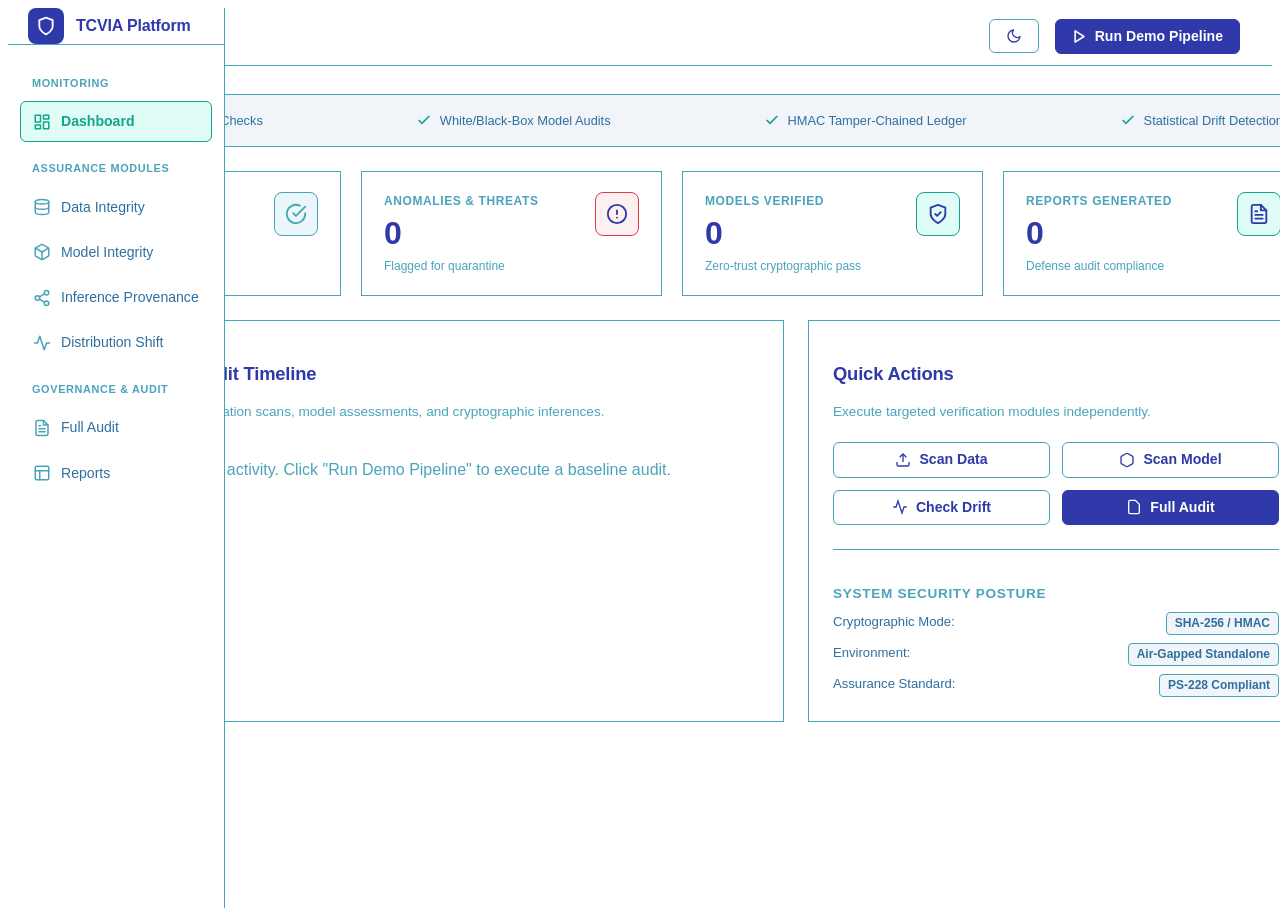
<file: prototype/demo/frontend-demo/index.html>
<!DOCTYPE html>
<html lang="en">
<head>
    <meta charset="UTF-8">
    <meta name="viewport" content="width=device-width, initial-scale=1.0">
    <title>TCVIA Framework — Trustworthy CV Integrity Assurance</title>
    <link rel="stylesheet" href="./static/css/style.css">
</head>
<body>
    <div class="layout">
        <!-- Sidebar Navigation -->
        <aside class="sidebar">
            <div class="logo">
                <div class="logo-icon-wrap">
                    <svg viewBox="0 0 24 24" width="20" height="20" fill="none" stroke="currentColor" stroke-width="2.2" stroke-linecap="round" stroke-linejoin="round">
                        <path d="M12 22s8-4 8-10V5l-8-3-8 3v7c0 6 8 10 8 10z"></path>
                    </svg>
                </div>
                <div class="logo-text-group">
                    <span class="logo-title">TCVIA Platform</span>
                </div>
            </div>

            <nav class="nav-menu">
                <div class="nav-section-label">Monitoring</div>
                <a href="#dashboard" class="nav-item active" id="nav-dashboard">
                    <svg viewBox="0 0 24 24" width="18" height="18" fill="none" stroke="currentColor" stroke-width="2" stroke-linecap="round" stroke-linejoin="round">
                        <rect x="3" y="3" width="7" height="9"></rect>
                        <rect x="14" y="3" width="7" height="5"></rect>
                        <rect x="14" y="12" width="7" height="9"></rect>
                        <rect x="3" y="16" width="7" height="5"></rect>
                    </svg>
                    <span>Dashboard</span>
                </a>

                <div class="nav-section-label">Assurance Modules</div>
                <a href="#data-integrity" class="nav-item" id="nav-data-integrity">
                    <svg viewBox="0 0 24 24" width="18" height="18" fill="none" stroke="currentColor" stroke-width="2" stroke-linecap="round" stroke-linejoin="round">
                        <ellipse cx="12" cy="5" rx="9" ry="3"></ellipse>
                        <path d="M21 12c0 1.66-4 3-9 3s-9-1.34-9-3"></path>
                        <path d="M3 5v14c0 1.66 4 3 9 3s9-1.34 9-3V5"></path>
                    </svg>
                    <span>Data Integrity</span>
                </a>
                <a href="#model-integrity" class="nav-item" id="nav-model-integrity">
                    <svg viewBox="0 0 24 24" width="18" height="18" fill="none" stroke="currentColor" stroke-width="2" stroke-linecap="round" stroke-linejoin="round">
                        <path d="M21 16V8a2 2 0 0 0-1-1.73l-7-4a2 2 0 0 0-2 0l-7 4A2 2 0 0 0 3 8v8a2 2 0 0 0 1 1.73l7 4a2 2 0 0 0 2 0l7-4A2 2 0 0 0 21 16z"></path>
                        <polyline points="3.27 6.96 12 12.01 20.73 6.96"></polyline>
                        <line x1="12" y1="22.08" x2="12" y2="12"></line>
                    </svg>
                    <span>Model Integrity</span>
                </a>
                <a href="#inference-provenance" class="nav-item" id="nav-inference-provenance">
                    <svg viewBox="0 0 24 24" width="18" height="18" fill="none" stroke="currentColor" stroke-width="2" stroke-linecap="round" stroke-linejoin="round">
                        <circle cx="18" cy="5" r="3"></circle>
                        <circle cx="6" cy="12" r="3"></circle>
                        <circle cx="18" cy="19" r="3"></circle>
                        <line x1="8.59" y1="13.51" x2="15.42" y2="17.49"></line>
                        <line x1="15.41" y1="6.51" x2="8.59" y2="10.49"></line>
                    </svg>
                    <span>Inference Provenance</span>
                </a>
                <a href="#distribution-shift" class="nav-item" id="nav-distribution-shift">
                    <svg viewBox="0 0 24 24" width="18" height="18" fill="none" stroke="currentColor" stroke-width="2" stroke-linecap="round" stroke-linejoin="round">
                        <polyline points="22 12 18 12 15 21 9 3 6 12 2 12"></polyline>
                    </svg>
                    <span>Distribution Shift</span>
                </a>

                <div class="nav-section-label">Governance & Audit</div>
                <a href="#full-audit" class="nav-item" id="nav-full-audit">
                    <svg viewBox="0 0 24 24" width="18" height="18" fill="none" stroke="currentColor" stroke-width="2" stroke-linecap="round" stroke-linejoin="round">
                        <path d="M14 2H6a2 2 0 0 0-2 2v16a2 2 0 0 0 2 2h12a2 2 0 0 0 2-2V8z"></path>
                        <polyline points="14 2 14 8 20 8"></polyline>
                        <line x1="16" y1="13" x2="8" y2="13"></line>
                        <line x1="16" y1="17" x2="8" y2="17"></line>
                        <polyline points="10 9 9 9 8 9"></polyline>
                    </svg>
                    <span>Full Audit</span>
                </a>
                <a href="#reports" class="nav-item" id="nav-reports">
                    <svg viewBox="0 0 24 24" width="18" height="18" fill="none" stroke="currentColor" stroke-width="2" stroke-linecap="round" stroke-linejoin="round">
                        <rect x="3" y="3" width="18" height="18" rx="2" ry="2"></rect>
                        <line x1="3" y1="9" x2="21" y2="9"></line>
                        <line x1="9" y1="21" x2="9" y2="9"></line>
                    </svg>
                    <span>Reports</span>
                </a>

            </nav>
        </aside>

        <!-- Main Workspace -->
        <main class="main-content">
            <header class="topbar">
                <div class="topbar-breadcrumbs">
                    <button id="sidebar-toggle" class="btn btn-icon" style="margin-right: 12px; background: transparent; border: none; cursor: pointer; color: var(--text-secondary); padding: 4px;">
                        <svg viewBox="0 0 24 24" width="20" height="20" fill="none" stroke="currentColor" stroke-width="2" stroke-linecap="round" stroke-linejoin="round">
                            <line x1="3" y1="12" x2="21" y2="12"></line>
                            <line x1="3" y1="6" x2="21" y2="6"></line>
                            <line x1="3" y1="18" x2="21" y2="18"></line>
                        </svg>
                    </button>
                    <h1 id="page-title">Dashboard</h1>
                </div>
                <div class="topbar-actions">
                    <button class="btn btn-outline" id="theme-toggle" title="Toggle Dark Mode">
                        <svg class="sun-icon" viewBox="0 0 24 24" width="16" height="16" fill="none" stroke="currentColor" stroke-width="2" stroke-linecap="round" stroke-linejoin="round" style="display: none;">
                            <circle cx="12" cy="12" r="5"></circle>
                            <line x1="12" y1="1" x2="12" y2="3"></line>
                            <line x1="12" y1="21" x2="12" y2="23"></line>
                            <line x1="4.22" y1="4.22" x2="5.64" y2="5.64"></line>
                            <line x1="18.36" y1="18.36" x2="19.78" y2="19.78"></line>
                            <line x1="1" y1="12" x2="3" y2="12"></line>
                            <line x1="21" y1="12" x2="23" y2="12"></line>
                            <line x1="4.22" y1="19.78" x2="5.64" y2="18.36"></line>
                            <line x1="18.36" y1="5.64" x2="19.78" y2="4.22"></line>
                        </svg>
                        <svg class="moon-icon" viewBox="0 0 24 24" width="16" height="16" fill="none" stroke="currentColor" stroke-width="2" stroke-linecap="round" stroke-linejoin="round">
                            <path d="M21 12.79A9 9 0 1 1 11.21 3 7 7 0 0 0 21 12.79z"></path>
                        </svg>
                    </button>
                    <button class="btn btn-primary" id="btn-run-demo">
                        <svg viewBox="0 0 24 24" width="15" height="15" fill="none" stroke="currentColor" stroke-width="2.5" stroke-linecap="round" stroke-linejoin="round">
                            <polygon points="5 3 19 12 5 21 5 3"></polygon>
                        </svg>
                        <span>Run Demo Pipeline</span>
                    </button>
                </div>
            </header>

            <div class="page-container">
                <!-- ========================================================= -->
                <!-- DASHBOARD PAGE -->
                <!-- ========================================================= -->
                <div class="page active" id="page-dashboard">
                    <!-- Framework Technical Guarantees Bar -->
                    <div class="system-guarantees">
                        <div class="guarantee-item">
                            <svg viewBox="0 0 24 24" width="16" height="16" fill="none" stroke="currentColor" stroke-width="2.5"><polyline points="20 6 9 17 4 12"></polyline></svg>
                            <span>Data-Centric Poisoning Checks</span>
                        </div>
                        <div class="guarantee-item">
                            <svg viewBox="0 0 24 24" width="16" height="16" fill="none" stroke="currentColor" stroke-width="2.5"><polyline points="20 6 9 17 4 12"></polyline></svg>
                            <span>White/Black-Box Model Audits</span>
                        </div>
                        <div class="guarantee-item">
                            <svg viewBox="0 0 24 24" width="16" height="16" fill="none" stroke="currentColor" stroke-width="2.5"><polyline points="20 6 9 17 4 12"></polyline></svg>
                            <span>HMAC Tamper-Chained Ledger</span>
                        </div>
                        <div class="guarantee-item">
                            <svg viewBox="0 0 24 24" width="16" height="16" fill="none" stroke="currentColor" stroke-width="2.5"><polyline points="20 6 9 17 4 12"></polyline></svg>
                            <span>Statistical Drift Detection</span>
                        </div>
                    </div>

                    <!-- KPI Metric Cards -->
                    <div class="stats-grid">
                        <div class="stat-card">
                            <div class="stat-details">
                                <div class="stat-label">Total Pipeline Scans</div>
                                <div class="stat-value" id="stat-scans">0</div>
                                <div class="stat-subtext">Verified datasets & models</div>
                            </div>
                            <div class="stat-icon text-info">
                                <svg viewBox="0 0 24 24" width="22" height="22" fill="none" stroke="currentColor" stroke-width="2" stroke-linecap="round" stroke-linejoin="round">
                                    <path d="M22 11.08V12a10 10 0 1 1-5.93-9.14"></path>
                                    <polyline points="22 4 12 14.01 9 11.01"></polyline>
                                </svg>
                            </div>
                        </div>

                        <div class="stat-card">
                            <div class="stat-details">
                                <div class="stat-label">Anomalies & Threats</div>
                                <div class="stat-value" id="stat-threats">0</div>
                                <div class="stat-subtext">Flagged for quarantine</div>
                            </div>
                            <div class="stat-icon text-error">
                                <svg viewBox="0 0 24 24" width="22" height="22" fill="none" stroke="currentColor" stroke-width="2" stroke-linecap="round" stroke-linejoin="round">
                                    <circle cx="12" cy="12" r="10"></circle>
                                    <line x1="12" y1="8" x2="12" y2="12"></line>
                                    <line x1="12" y1="16" x2="12.01" y2="16"></line>
                                </svg>
                            </div>
                        </div>

                        <div class="stat-card">
                            <div class="stat-details">
                                <div class="stat-label">Models Verified</div>
                                <div class="stat-value" id="stat-models">0</div>
                                <div class="stat-subtext">Zero-trust cryptographic pass</div>
                            </div>
                            <div class="stat-icon text-success">
                                <svg viewBox="0 0 24 24" width="22" height="22" fill="none" stroke="currentColor" stroke-width="2" stroke-linecap="round" stroke-linejoin="round">
                                    <path d="M12 22s8-4 8-10V5l-8-3-8 3v7c0 6 8 10 8 10z"></path>
                                    <polyline points="9 12 11 14 15 10"></polyline>
                                </svg>
                            </div>
                        </div>

                        <div class="stat-card">
                            <div class="stat-details">
                                <div class="stat-label">Reports Generated</div>
                                <div class="stat-value" id="stat-reports">0</div>
                                <div class="stat-subtext">Defense audit compliance</div>
                            </div>
                            <div class="stat-icon text-accent">
                                <svg viewBox="0 0 24 24" width="22" height="22" fill="none" stroke="currentColor" stroke-width="2" stroke-linecap="round" stroke-linejoin="round">
                                    <path d="M14 2H6a2 2 0 0 0-2 2v16a2 2 0 0 0 2 2h12a2 2 0 0 0 2-2V8z"></path>
                                    <polyline points="14 2 14 8 20 8"></polyline>
                                    <line x1="16" y1="13" x2="8" y2="13"></line>
                                    <line x1="16" y1="17" x2="8" y2="17"></line>
                                    <polyline points="10 9 9 9 8 9"></polyline>
                                </svg>
                            </div>
                        </div>
                    </div>
                    
                    <!-- Dashboard Activity & Actions -->
                    <div class="dashboard-content">
                        <div class="card recent-activity">
                            <h2>Cryptographic Audit Timeline</h2>
                            <p class="card-subtitle">Real-time log of data validation scans, model assessments, and cryptographic inferences.</p>
                            <ul class="activity-timeline" id="activity-timeline">
                                <li class="text-muted">No recent activity. Click "Run Demo Pipeline" to execute a baseline audit.</li>
                            </ul>
                        </div>

                        <div class="card quick-actions">
                            <h2>Quick Actions</h2>
                            <p class="card-subtitle">Execute targeted verification modules independently.</p>
                            <div class="quick-actions-grid">
                                <button class="btn btn-outline" onclick="app.navigate('data-integrity')">
                                    <svg viewBox="0 0 24 24" width="16" height="16" fill="none" stroke="currentColor" stroke-width="2"><path d="M21 15v4a2 2 0 0 1-2 2H5a2 2 0 0 1-2-2v-4"></path><polyline points="17 8 12 3 7 8"></polyline><line x1="12" y1="3" x2="12" y2="15"></line></svg>
                                    Scan Data
                                </button>
                                <button class="btn btn-outline" onclick="app.navigate('model-integrity')">
                                    <svg viewBox="0 0 24 24" width="16" height="16" fill="none" stroke="currentColor" stroke-width="2"><path d="M21 16V8a2 2 0 0 0-1-1.73l-7-4a2 2 0 0 0-2 0l-7 4A2 2 0 0 0 3 8v8a2 2 0 0 0 1 1.73l7 4a2 2 0 0 0 2 0l7-4A2 2 0 0 0 21 16z"></path></svg>
                                    Scan Model
                                </button>
                                <button class="btn btn-outline" onclick="app.navigate('distribution-shift')">
                                    <svg viewBox="0 0 24 24" width="16" height="16" fill="none" stroke="currentColor" stroke-width="2"><polyline points="22 12 18 12 15 21 9 3 6 12 2 12"></polyline></svg>
                                    Check Drift
                                </button>
                                <button class="btn btn-primary" onclick="app.navigate('full-audit')">
                                    <svg viewBox="0 0 24 24" width="16" height="16" fill="none" stroke="currentColor" stroke-width="2"><path d="M14 2H6a2 2 0 0 0-2 2v16a2 2 0 0 0 2 2h12a2 2 0 0 0 2-2V8z"></path></svg>
                                    Full Audit
                                </button>
                            </div>

                            <div style="margin-top: 24px; padding-top: 20px; border-top: 1px solid var(--border-color);">
                                <h3 style="font-size: 0.85rem; color: var(--text-muted); text-transform: uppercase; letter-spacing: 0.05em; margin-bottom: 8px;">System Security Posture</h3>
                                <div style="display: flex; flex-direction: column; gap: 8px; font-size: 0.82rem; color: var(--text-secondary);">
                                    <div style="display: flex; justify-content: space-between;">
                                        <span>Cryptographic Mode:</span>
                                        <span class="badge badge-neutral">SHA-256 / HMAC</span>
                                    </div>
                                    <div style="display: flex; justify-content: space-between;">
                                        <span>Environment:</span>
                                        <span class="badge badge-neutral">Air-Gapped Standalone</span>
                                    </div>
                                    <div style="display: flex; justify-content: space-between;">
                                        <span>Assurance Standard:</span>
                                        <span class="badge badge-neutral">PS-228 Compliant</span>
                                    </div>
                                </div>
                            </div>
                        </div>
                    </div>
                </div>

                <!-- ========================================================= -->
                <!-- DATA INTEGRITY PAGE -->
                <!-- ========================================================= -->
                <div class="page" id="page-data-integrity">
                    <div class="page-header">
                        <h2>Data Integrity</h2>
                    </div>

                    <div class="card">
                        <h2>Upload Dataset for Verification</h2>
                        <p class="card-subtitle">Drop your dataset files below, or click scan to evaluate the pre-loaded benchmark defense dataset.</p>
                        
                        <div class="upload-zone" id="data-upload-zone">
                            <svg viewBox="0 0 24 24" width="40" height="40" fill="none" stroke="currentColor" stroke-width="1.8" stroke-linecap="round" stroke-linejoin="round">
                                <path d="M21 15v4a2 2 0 0 1-2 2H5a2 2 0 0 1-2-2v-4"></path>
                                <polyline points="17 8 12 3 7 8"></polyline>
                                <line x1="12" y1="3" x2="12" y2="15"></line>
                            </svg>
                            <p>Drop COCO annotations or YOLO image dataset here, or click to browse</p>
                            <div class="upload-zone-hint">Supports .json, .txt, .jpg, .png (Leave empty to scan system test dataset)</div>
                            <input type="file" id="data-file" multiple hidden>
                        </div>

                        <div class="form-group mt-4">
                            <label>Annotation Schema Format</label>
                            <div class="radio-group">
                                <label><input type="radio" name="data-format" value="coco" checked> COCO Format (annotations.json)</label>
                                <label><input type="radio" name="data-format" value="yolo"> YOLO Format (normalized coords)</label>
                            </div>
                        </div>

                        <button class="btn btn-primary mt-4" id="btn-scan-data">
                            <svg viewBox="0 0 24 24" width="16" height="16" fill="none" stroke="currentColor" stroke-width="2"><path d="M22 11.08V12a10 10 0 1 1-5.93-9.14"></path><polyline points="22 4 12 14.01 9 11.01"></polyline></svg>
                            <span>Execute Data Scan</span>
                        </button>
                    </div>

                    <div class="card results-card hidden" id="data-results">
                        <h2>Data Verification Findings</h2>
                        <p class="card-subtitle">Automated severity classification, confidence metrics, and quarantine recommendations.</p>
                        <div class="summary-bar" id="data-summary"></div>
                        <div class="table-responsive">
                            <table class="table" id="data-table">
                                <thead>
                                    <tr>
                                        <th>Sample ID</th>
                                        <th>Finding Type</th>
                                        <th>Severity</th>
                                        <th>Confidence</th>
                                        <th>Evidence / Value</th>
                                        <th>Recommended Action</th>
                                    </tr>
                                </thead>
                                <tbody></tbody>
                            </table>
                        </div>
                    </div>
                </div>

                <!-- ========================================================= -->
                <!-- MODEL INTEGRITY PAGE -->
                <!-- ========================================================= -->
                <div class="page" id="page-model-integrity">
                    <div class="page-header">
                        <h2>Model Integrity</h2>
                    </div>

                    <div class="card">
                        <h2>Upload Model Checkpoint</h2>
                        <p class="card-subtitle">Inspect PyTorch (.pt, .pth) or ONNX model state dictionaries.</p>
                        
                        <div class="upload-zone" id="model-upload-zone">
                            <svg viewBox="0 0 24 24" width="40" height="40" fill="none" stroke="currentColor" stroke-width="1.8" stroke-linecap="round" stroke-linejoin="round">
                                <path d="M21 16V8a2 2 0 0 0-1-1.73l-7-4a2 2 0 0 0-2 0l-7 4A2 2 0 0 0 3 8v8a2 2 0 0 0 1 1.73l7 4a2 2 0 0 0 2 0l7-4A2 2 0 0 0 21 16z"></path>
                                <polyline points="3.27 6.96 12 12.01 20.73 6.96"></polyline>
                                <line x1="12" y1="22.08" x2="12" y2="12"></line>
                            </svg>
                            <p>Drop model weight file (.pt, .pth, .onnx) here</p>
                            <div class="upload-zone-hint">Leave empty to evaluate the pre-compiled reference model</div>
                            <input type="file" id="model-file" hidden>
                        </div>

                        <div class="form-group mt-4">
                            <label>Inspection Depth Mode</label>
                            <div class="toggle-switch">
                                <input type="checkbox" id="model-access-mode" class="toggle-input">
                                <label for="model-access-mode" class="toggle-label" data-on="Black-Box" data-off="White-Box"></label>
                            </div>
                        </div>

                        <button class="btn btn-primary mt-4" id="btn-scan-model">
                            <svg viewBox="0 0 24 24" width="16" height="16" fill="none" stroke="currentColor" stroke-width="2"><path d="M12 22s8-4 8-10V5l-8-3-8 3v7c0 6 8 10 8 10z"></path></svg>
                            <span>Assess Model Integrity</span>
                        </button>
                    </div>

                    <div class="model-results-grid hidden" id="model-results">
                        <div class="card">
                            <h3>Cryptographic Identity</h3>
                            <div class="monospace-box" id="model-digest"></div>
                            <div style="margin-top: 14px;">
                                <span class="badge badge-lg" id="model-assessment"></span>
                            </div>
                        </div>

                        <div class="card">
                            <h3>Behavioral Profile</h3>
                            <div id="model-behavior"></div>
                        </div>

                        <div class="card full-width">
                            <h3>Weight Distribution & Sparsity Analysis</h3>
                            <p class="card-subtitle">Examines layer-wise weight distributions to flag stealthy zero-weight backdoors or parameter corruption.</p>
                            <div class="weight-stats" id="model-weights"></div>
                        </div>
                    </div>
                </div>

                <!-- ========================================================= -->
                <!-- INFERENCE PROVENANCE PAGE -->
                <!-- ========================================================= -->
                <div class="page" id="page-inference-provenance">
                    <div class="page-header">
                        <h2>Inference Provenance</h2>
                    </div>

                    <div class="card">
                        <div class="flex-between">
                            <div>
                                <h2>Provenance Ledger</h2>
                                <p class="card-subtitle" style="margin-bottom:0">Chained hash records with HMAC-SHA256 signatures guarantee non-repudiation.</p>
                            </div>
                            <div style="display:flex;gap:10px;">
                                <button class="btn btn-outline" id="btn-verify-chain">
                                    <svg viewBox="0 0 24 24" width="16" height="16" fill="none" stroke="currentColor" stroke-width="2"><polyline points="20 6 9 17 4 12"></polyline></svg>
                                    <span>Verify Chain</span>
                                </button>
                                <button class="btn btn-primary" id="btn-create-inference">
                                    <svg viewBox="0 0 24 24" width="16" height="16" fill="none" stroke="currentColor" stroke-width="2"><line x1="12" y1="5" x2="12" y2="19"></line><line x1="5" y1="12" x2="19" y2="12"></line></svg>
                                    <span>Record Test Inference</span>
                                </button>
                            </div>
                        </div>

                        <div class="chain-status-bar mt-4" id="chain-status"></div>
                        <div class="chain-visualization mt-4" id="chain-vis"></div>
                    </div>
                </div>

                <!-- ========================================================= -->
                <!-- DISTRIBUTION SHIFT PAGE -->
                <!-- ========================================================= -->
                <div class="page" id="page-distribution-shift">
                    <div class="page-header">
                        <h2>Distribution Shift</h2>
                    </div>

                    <div class="card">
                        <h2>Configure Drift Assessment</h2>
                        <p class="card-subtitle">Compare reference baseline imagery against incoming operational stream.</p>
                        
                        <div class="two-col-grid">
                            <div class="upload-zone" id="ref-upload-zone">
                                <svg viewBox="0 0 24 24" width="32" height="32" fill="none" stroke="currentColor" stroke-width="1.8"><rect x="3" y="3" width="18" height="18" rx="2"/><circle cx="8.5" cy="8.5" r="1.5"/><polyline points="21 15 16 10 5 21"/></svg>
                                <p>Reference Baseline Images</p>
                                <div class="upload-zone-hint">Reference training/validation batch</div>
                                <input type="file" id="ref-files" multiple hidden>
                            </div>
                            <div class="upload-zone" id="inc-upload-zone">
                                <svg viewBox="0 0 24 24" width="32" height="32" fill="none" stroke="currentColor" stroke-width="1.8"><polyline points="22 12 18 12 15 21 9 3 6 12 2 12"></polyline></svg>
                                <p>Incoming Production Images</p>
                                <div class="upload-zone-hint">Operational field telemetry</div>
                                <input type="file" id="inc-files" multiple hidden>
                            </div>
                        </div>

                        <button class="btn btn-primary mt-4" id="btn-check-drift">
                            <svg viewBox="0 0 24 24" width="16" height="16" fill="none" stroke="currentColor" stroke-width="2"><polyline points="22 12 18 12 15 21 9 3 6 12 2 12"></polyline></svg>
                            <span>Analyze Distribution Shift</span>
                        </button>
                    </div>

                    <div class="drift-results-grid hidden" id="drift-results">
                        <div class="card text-center">
                            <h3>Drift Risk Score</h3>
                            <div class="gauge-container">
                                <svg viewBox="0 0 100 100" class="gauge">
                                    <path class="gauge-bg" d="M 20 80 A 40 40 0 1 1 80 80" fill="none" stroke-width="8" stroke-linecap="round"></path>
                                    <path class="gauge-fill" id="drift-gauge-fill" d="M 20 80 A 40 40 0 1 1 80 80" fill="none" stroke-width="8" stroke-linecap="round" stroke-dasharray="188.5" stroke-dashoffset="188.5"></path>
                                </svg>
                                <div class="gauge-value" id="drift-score">0%</div>
                            </div>
                            <div style="margin-top: 8px;">
                                <span class="badge" id="drift-type"></span>
                            </div>
                        </div>

                        <div class="card">
                            <h3>Statistical Characteristics</h3>
                            <div id="drift-chars" style="font-size:0.88rem;color:var(--text-secondary);"></div>
                        </div>

                        <div class="card full-width">
                            <h3>Operational Mitigation Recommendation</h3>
                            <p id="drift-rec" style="font-size:0.9rem;color:var(--text-secondary);line-height:1.6;"></p>
                        </div>
                    </div>
                </div>

                <!-- ========================================================= -->
                <!-- FULL AUDIT PAGE -->
                <!-- ========================================================= -->
                <div class="page" id="page-full-audit">
                    <div class="page-header">
                        <h2>Full Audit</h2>
                    </div>

                    <div class="card text-center">
                        <h2>Multi-Stage Pipeline Execution</h2>
                        <p class="card-subtitle">Run all verification modules sequentially to generate a cryptographically signed compliance report.</p>
                        
                        <div class="two-col-grid mt-4">
                            <div class="upload-zone" id="audit-data-zone">
                                <p>Dataset Files (Optional)</p>
                                <div class="upload-zone-hint">Uses benchmark dataset if omitted</div>
                                <input type="file" id="audit-data-files" multiple hidden>
                            </div>
                            <div class="upload-zone" id="audit-model-zone">
                                <p>Model File (Optional)</p>
                                <div class="upload-zone-hint">Uses benchmark weights if omitted</div>
                                <input type="file" id="audit-model-file" hidden>
                            </div>
                        </div>

                        <button class="btn btn-primary btn-lg mt-4" id="btn-run-audit">
                            <svg viewBox="0 0 24 24" width="18" height="18" fill="none" stroke="currentColor" stroke-width="2.2"><path d="M14 2H6a2 2 0 0 0-2 2v16a2 2 0 0 0 2 2h12a2 2 0 0 0 2-2V8z"></path><polyline points="14 2 14 8 20 8"></polyline><polyline points="9 15 12 18 15 15"></polyline></svg>
                            <span>Execute Full Integrity Audit</span>
                        </button>
                    </div>

                    <div class="card mt-4 hidden" id="audit-progress-card">
                        <h3>Audit Execution Pipeline</h3>
                        <div class="stepper" id="audit-stepper">
                            <div class="step" data-step="data">
                                <div class="step-icon">1</div>
                                <div class="step-label">Data</div>
                            </div>
                            <div class="step-line"></div>
                            <div class="step" data-step="model">
                                <div class="step-icon">2</div>
                                <div class="step-label">Model</div>
                            </div>
                            <div class="step-line"></div>
                            <div class="step" data-step="inference">
                                <div class="step-icon">3</div>
                                <div class="step-label">Inference</div>
                            </div>
                            <div class="step-line"></div>
                            <div class="step" data-step="drift">
                                <div class="step-icon">4</div>
                                <div class="step-label">Drift</div>
                            </div>
                            <div class="step-line"></div>
                            <div class="step" data-step="report">
                                <div class="step-icon">5</div>
                                <div class="step-label">Report</div>
                            </div>
                        </div>
                        <div class="mt-4" id="audit-summary"></div>
                    </div>
                </div>

                <!-- ========================================================= -->
                <!-- REPORTS PAGE -->
                <!-- ========================================================= -->
                <div class="page" id="page-reports">
                    <div class="page-header">
                        <h2>Reports</h2>
                    </div>

                    <div class="card">
                        <h2>Generated Reports</h2>
                        <p class="card-subtitle">All reports include tamper-evident SHA-256 hashes and module-level evidence logs.</p>
                        
                        <div class="table-responsive mt-4">
                            <table class="table" id="reports-table">
                                <thead>
                                    <tr>
                                        <th>Report Identifier</th>
                                        <th>Timestamp</th>
                                        <th>Finding Classification</th>
                                        <th>Artifact Export</th>
                                    </tr>
                                </thead>
                                <tbody></tbody>
                            </table>
                        </div>
                    </div>
                </div>
            </div>
        </main>
    </div>

    <!-- Toast Notifications Container -->
    <div class="toast-container" id="toast-container"></div>
    
    <!-- Loading Overlay -->
    <div class="loading-overlay hidden" id="loading-overlay">
        <div class="spinner"></div>
    </div>

    <script src="./static/js/app.js"></script>
</body>
</html>
</file>
<file: prototype/demo/frontend-demo/static/css/style.css>
:root {
    /* Base Color Tokens — Requested Palette 2 (Light Mode) */
    --bg-page: #ffffff;
    --bg-surface: #ffffff;
    --bg-surface-hover: #f1f5f9;
    --bg-muted: #f1f5f9;
    --bg-subtle: #ffffff;
    --overlay-bg: rgba(255, 255, 255, 0.8);

    /* Borders */
    --border-color: #49A4BB;
    --border-hover: #2E6FA0;
    --border-strong: #2F39A9;
    --border-subtle: #49A4BB;

    /* Typography */
    --text-primary: #2F39A9;
    --text-secondary: #2E6FA0;
    --text-muted: #49A4BB;
    --text-subtle: #49A4BB;

    /* Primary Accent */
    --primary: #2F39A9;
    --primary-hover: #2E6FA0;
    --primary-active: #2F39A9;
    --accent: #11A589;
    --accent-hover: #0E856E;
    --accent-light: #e0fcf6;
    --accent-border: #11A589;

    /* Semantic Status Tokens */
    --success: #11A589;
    --success-bg: #e0fcf6;
    --success-border: #11A589;
    --success-text: #2F39A9;

    --warning: #49A4BB;
    --warning-bg: #eaf6f9;
    --warning-border: #49A4BB;
    --warning-text: #2F39A9;

    --error: #E63946;
    --error-bg: #fdf0f1;
    --error-border: #E63946;
    --error-text: #2F39A9;

    --info: #49A4BB;
    --info-bg: #eaf6f9;
    --info-border: #49A4BB;
    --info-text: #49A4BB;
}

[data-theme="dark"] {
    /* Premium Dark Mode Palette */
    --bg-page: #0f121b;
    --bg-surface: #171b29;
    --bg-surface-hover: #1e2436;
    --bg-muted: #1e2436;
    --bg-subtle: #171b29;
    --overlay-bg: rgba(15, 18, 27, 0.8);

    /* Borders */
    --border-color: #2a334a;
    --border-hover: #3d4a69;
    --border-strong: #49A4BB;
    --border-subtle: #2a334a;

    /* Typography */
    --text-primary: #f8fafc;
    --text-secondary: #cbd5e1;
    --text-muted: #94a3b8;
    --text-subtle: #64748b;

    /* Primary Accent */
    --primary: #49A4BB;
    --primary-hover: #73c3d9;
    --primary-active: #2E6FA0;
    --accent: #15D8B3;
    --accent-hover: #4df4d4;
    --accent-light: rgba(21, 216, 179, 0.1);
    --accent-border: #15D8B3;

    /* Semantic Status Tokens */
    --success: #15D8B3;
    --success-bg: rgba(21, 216, 179, 0.1);
    --success-border: rgba(21, 216, 179, 0.3);
    --success-text: #4df4d4;

    --warning: #f59e0b;
    --warning-bg: rgba(245, 158, 11, 0.1);
    --warning-border: rgba(245, 158, 11, 0.3);
    --warning-text: #fcd34d;

    --error: #f87171;
    --error-bg: rgba(248, 113, 113, 0.1);
    --error-border: rgba(248, 113, 113, 0.3);
    --error-text: #fca5a5;

    --info: #38bdf8;
    --info-bg: rgba(56, 189, 248, 0.1);
    --info-border: rgba(56, 189, 248, 0.3);
    --info-text: #7dd3fc;
}

    /* Dimensions & Layout */
    --sidebar-width: 260px;
    --topbar-height: 68px;
    --border-radius: 8px;
    --border-radius-lg: 12px;

    /* Shadows — Disabled to remove glow */
    --shadow-xs: none;
    --shadow-sm: none;
    --shadow-md: none;
    --shadow-lg: none;
}

/* Reset & Box Sizing */
*, *::before, *::after {
    margin: 0;
    padding: 0;
    box-sizing: border-box;
}

ul, ol {
    list-style: none;
}

body {
    font-family: -apple-system, BlinkMacSystemFont, "Segoe UI", Roboto, "Inter", "Helvetica Neue", Arial, sans-serif;
    background-color: var(--bg-page);
    color: var(--text-primary);
    line-height: 1.5;
    -webkit-font-smoothing: antialiased;
    -moz-osx-font-smoothing: grayscale;
    overflow-x: hidden;
}

/* Layout */
.layout {
    display: flex;
    min-height: 100vh;
    background-color: var(--bg-page);
}

/* Sidebar */
.sidebar {
    width: var(--sidebar-width);
    background-color: var(--bg-surface);
    border-right: 1px solid var(--border-color);
    display: flex;
    flex-direction: column;
    position: fixed;
    height: 100vh;
    z-index: 100;
}

.logo {
    height: var(--topbar-height);
    display: flex;
    align-items: center;
    padding: 0 20px;
    border-bottom: 1px solid var(--border-color);
    gap: 12px;
}

.logo-icon-wrap {
    width: 36px;
    height: 36px;
    border-radius: 8px;
    background: var(--primary);
    color: var(--bg-page);
    display: flex;
    align-items: center;
    justify-content: center;
    flex-shrink: 0;
}

.logo-text-group {
    display: flex;
    flex-direction: column;
}

.logo-title {
    font-size: 1rem;
    font-weight: 700;
    color: var(--text-primary);
    letter-spacing: -0.01em;
    line-height: 1.2;
}

.logo-subtitle {
    font-size: 0.7rem;
    font-weight: 500;
    color: var(--text-muted);
    letter-spacing: 0.02em;
    text-transform: uppercase;
}

.nav-menu {
    flex: 1;
    padding: 16px 12px;
    overflow-y: auto;
    display: flex;
    flex-direction: column;
    gap: 4px;
}

.nav-section-label {
    font-size: 0.68rem;
    font-weight: 700;
    text-transform: uppercase;
    letter-spacing: 0.06em;
    color: var(--text-subtle);
    padding: 14px 12px 6px 12px;
}

.nav-item {
    display: flex;
    align-items: center;
    padding: 9px 12px;
    color: var(--text-secondary);
    text-decoration: none;
    font-size: 0.88rem;
    font-weight: 500;
    border-radius: 6px;
    gap: 10px;
    transition: background-color 0.15s ease, color 0.15s ease;
    border: 1px solid transparent;
}

.nav-item svg {
    color: var(--text-muted);
    transition: color 0.15s ease;
    flex-shrink: 0;
}

.nav-item:hover {
    background-color: var(--bg-surface-hover);
    color: var(--text-primary);
}

.nav-item:hover svg {
    color: var(--text-primary);
}

.nav-item.active {
    background-color: var(--accent-light);
    color: var(--accent);
    font-weight: 600;
    border-color: var(--accent-border);
}

.nav-item.active svg {
    color: var(--accent);
}

.nav-item-ext {
    color: var(--info-text);
    background-color: var(--info-bg);
    border: 1px solid var(--info-border);
    font-weight: 600;
    margin-top: 8px;
}

.nav-item-ext:hover {
    background-color: var(--bg-surface-hover);
    color: var(--text-primary);
}

.sidebar-footer {
    padding: 16px 20px;
    border-top: 1px solid var(--border-color);
    display: flex;
    flex-direction: column;
    gap: 6px;
    font-size: 0.75rem;
    color: var(--text-muted);
    background-color: var(--bg-subtle);
}

.sidebar-footer-row {
    display: flex;
    align-items: center;
    gap: 8px;
}

.sidebar-footer-sub {
    font-size: 0.7rem;
    color: var(--text-subtle);
    font-family: ui-monospace, SFMono-Regular, Menlo, monospace;
}

/* Main Content */
.main-content {
    flex: 1;
    margin-left: var(--sidebar-width);
    display: flex;
    flex-direction: column;
    min-width: 0;
    background-color: var(--bg-page);
}

/* Topbar */
.topbar {
    height: var(--topbar-height);
    background-color: var(--bg-surface);
    border-bottom: 1px solid var(--border-color);
    display: flex;
    align-items: center;
    justify-content: space-between;
    padding: 0 32px;
    position: sticky;
    top: 0;
    z-index: 90;
}

.topbar-breadcrumbs {
    display: flex;
    align-items: center;
    gap: 8px;
}

.breadcrumb-root {
    font-size: 0.85rem;
    color: var(--text-muted);
    font-weight: 500;
}

.breadcrumb-sep {
    font-size: 0.85rem;
    color: var(--text-subtle);
}

.topbar h1 {
    font-size: 1.25rem;
    font-weight: 700;
    color: var(--text-primary);
    letter-spacing: -0.01em;
}

.topbar-actions {
    display: flex;
    align-items: center;
    gap: 16px;
}

/* Status Indicators */
.status-indicator {
    display: inline-flex;
    align-items: center;
    gap: 8px;
    padding: 6px 12px;
    background-color: var(--success-bg);
    border: 1px solid var(--success-border);
    border-radius: 9999px;
    font-size: 0.78rem;
    font-weight: 600;
    color: var(--success-text);
}

.status-dot {
    display: none !important;
}

.status-dot.green { display: none !important; }
.status-dot.red { display: none !important; }
.status-dot.amber { display: none !important; }

.pulse {
    /* Animation removed as requested to eliminate glow */
}

@keyframes calmPulse {
    /* Empty animation */
}

/* Buttons */
.btn {
    display: inline-flex;
    align-items: center;
    justify-content: center;
    gap: 8px;
    padding: 8px 16px;
    border-radius: 6px;
    font-size: 0.88rem;
    font-weight: 600;
    cursor: pointer;
    border: 1px solid transparent;
    transition: all 0.15s ease;
    text-decoration: none;
    line-height: 1.25;
}

.btn-primary {
    background-color: var(--primary);
    color: #ffffff;
    border-color: var(--primary);
    box-shadow: var(--shadow-xs);
}

.btn-primary:hover {
    background-color: var(--primary-hover);
    border-color: var(--primary-hover);
}

.btn-primary:active {
    background-color: var(--primary-active);
}

.btn-outline {
    background-color: var(--bg-surface);
    color: var(--text-primary);
    border-color: var(--border-color);
    box-shadow: var(--shadow-xs);
}

.btn-outline:hover {
    background-color: var(--bg-surface-hover);
    border-color: var(--border-hover);
    color: var(--text-primary);
}

.btn-lg {
    padding: 12px 24px;
    font-size: 0.95rem;
}

/* Page Container */
.page-container {
    padding: 28px 32px 48px 32px;
    flex: 1;
    max-width: 1400px;
    width: 100%;
    margin: 0 auto;
}

.page {
    display: none;
    animation: fadeIn 0.2s ease-in-out;
}

.page.active {
    display: block;
}

@keyframes fadeIn {
    from { opacity: 0; transform: translateY(4px); }
    to { opacity: 1; transform: translateY(0); }
}

/* Section Header in Page */
.page-header {
    margin-bottom: 24px;
}

.page-header h2 {
    font-size: 1.35rem;
    font-weight: 700;
    color: var(--text-primary);
    letter-spacing: -0.01em;
}

.page-header p {
    font-size: 0.88rem;
    color: var(--text-muted);
    margin-top: 4px;
}

/* Cards */
.card {
    background-color: var(--bg-surface);
    border: 1px solid var(--border-color);
    border-radius: var(--border-radius-lg);
    padding: 24px;
    margin-bottom: 24px;
    box-shadow: var(--shadow-sm);
    transition: border-color 0.2s ease, box-shadow 0.2s ease;
}

.card:hover {
    border-color: var(--border-hover);
}

.card h2 {
    font-size: 1.15rem;
    font-weight: 700;
    color: var(--text-primary);
    letter-spacing: -0.01em;
    margin-bottom: 6px;
}

.card h3 {
    font-size: 0.95rem;
    font-weight: 700;
    color: var(--text-primary);
    margin-bottom: 12px;
}

.card-subtitle {
    font-size: 0.85rem;
    color: var(--text-muted);
    margin-bottom: 20px;
}

/* Stats Grid & KPI Cards */
.stats-grid {
    display: grid;
    grid-template-columns: repeat(auto-fit, minmax(240px, 1fr));
    gap: 20px;
    margin-bottom: 24px;
}

.stat-card {
    background-color: var(--bg-surface);
    border: 1px solid var(--border-color);
    border-radius: var(--border-radius-lg);
    padding: 20px 22px;
    display: flex;
    align-items: flex-start;
    justify-content: space-between;
    box-shadow: var(--shadow-sm);
    transition: border-color 0.2s ease, box-shadow 0.2s ease;
}

.stat-card:hover {
    border-color: var(--border-hover);
    box-shadow: var(--shadow-md);
}

.stat-details {
    display: flex;
    flex-direction: column;
}

.stat-label {
    font-size: 0.75rem;
    font-weight: 600;
    color: var(--text-muted);
    text-transform: uppercase;
    letter-spacing: 0.05em;
    margin-bottom: 6px;
}

.stat-value {
    font-size: 2rem;
    font-weight: 700;
    color: var(--text-primary);
    letter-spacing: -0.02em;
    line-height: 1.1;
    font-variant-numeric: tabular-nums;
}

.stat-subtext {
    font-size: 0.75rem;
    color: var(--text-muted);
    margin-top: 6px;
    display: flex;
    align-items: center;
    gap: 4px;
}

.stat-icon {
    width: 42px;
    height: 42px;
    border-radius: 8px;
    display: flex;
    align-items: center;
    justify-content: center;
    flex-shrink: 0;
    background-color: var(--bg-muted);
    border: 1px solid var(--border-color);
}

.text-info { color: var(--info-text); }
.text-error { color: var(--error-text); }
.text-success { color: var(--success-text); }
.text-accent { color: var(--primary); }

.stat-icon.text-info { background-color: var(--info-bg); border-color: var(--info-border); }
.stat-icon.text-error { background-color: var(--error-bg); border-color: var(--error-border); }
.stat-icon.text-success { background-color: var(--success-bg); border-color: var(--success-border); }
.stat-icon.text-accent { background-color: var(--accent-light); border-color: var(--accent-border); }

/* Dashboard Grids */
.dashboard-content {
    display: grid;
    grid-template-columns: 3fr 2fr;
    gap: 24px;
}

.quick-actions-grid {
    display: grid;
    grid-template-columns: 1fr 1fr;
    gap: 12px;
    margin-top: 16px;
}

.two-col-grid {
    display: grid;
    grid-template-columns: 1fr 1fr;
    gap: 20px;
}

/* System Guarantees Banner */
.system-guarantees {
    background-color: var(--bg-muted);
    border: 1px solid var(--border-color);
    border-radius: var(--border-radius);
    padding: 16px 20px;
    margin-bottom: 24px;
    display: flex;
    align-items: center;
    justify-content: space-between;
    flex-wrap: wrap;
    gap: 16px;
}

.guarantee-item {
    display: flex;
    align-items: center;
    gap: 8px;
    font-size: 0.8rem;
    font-weight: 500;
    color: var(--text-secondary);
}

.guarantee-item svg {
    color: var(--success);
    flex-shrink: 0;
}

/* Upload Zone */
.upload-zone {
    border: 2px dashed var(--border-hover);
    border-radius: var(--border-radius);
    padding: 36px 24px;
    text-align: center;
    cursor: pointer;
    transition: all 0.2s ease;
    background-color: var(--bg-muted);
    color: var(--text-muted);
}

.upload-zone:hover, .upload-zone.drag-over {
    border-color: var(--accent);
    background-color: var(--accent-light);
    color: var(--text-primary);
}

.upload-zone svg {
    margin-bottom: 12px;
    color: var(--text-muted);
}

.upload-zone p {
    font-size: 0.9rem;
    font-weight: 500;
    color: var(--text-secondary);
}

.upload-zone-hint {
    font-size: 0.78rem;
    color: var(--text-subtle);
    margin-top: 6px;
}

/* Tables */
.table-responsive {
    overflow-x: auto;
    border: 1px solid var(--border-color);
    border-radius: var(--border-radius);
}

.table {
    width: 100%;
    border-collapse: collapse;
    font-size: 0.88rem;
    background-color: var(--bg-surface);
}

.table th, .table td {
    padding: 12px 16px;
    text-align: left;
    border-bottom: 1px solid var(--border-color);
}

.table th {
    background-color: var(--bg-muted);
    color: var(--text-muted);
    font-weight: 600;
    font-size: 0.75rem;
    text-transform: uppercase;
    letter-spacing: 0.05em;
    border-bottom: 1px solid var(--border-color);
}

.table tr:last-child td {
    border-bottom: none;
}

.table tr:hover td {
    background-color: var(--bg-surface-hover);
}

/* Badges */
.badge {
    display: inline-flex;
    align-items: center;
    gap: 4px;
    padding: 3px 8px;
    border-radius: 4px;
    font-size: 0.75rem;
    font-weight: 600;
    line-height: 1.25;
    border: 1px solid transparent;
}

.badge-lg {
    padding: 6px 12px;
    font-size: 0.85rem;
    border-radius: 6px;
}

.badge-neutral {
    background-color: var(--bg-muted);
    color: var(--text-secondary);
    border-color: var(--border-color);
}

.bg-error, .badge-error {
    background-color: var(--error-bg);
    color: var(--error-text);
    border-color: var(--error-border);
}

.bg-warning, .badge-warning {
    background-color: var(--warning-bg);
    color: var(--warning-text);
    border-color: var(--warning-border);
}

.bg-success, .badge-success {
    background-color: var(--success-bg);
    color: var(--success-text);
    border-color: var(--success-border);
}

.bg-info, .badge-info {
    background-color: var(--info-bg);
    color: var(--info-text);
    border-color: var(--info-border);
}

/* Monospace Box & Code */
.monospace-box {
    font-family: ui-monospace, SFMono-Regular, "SF Mono", Menlo, Consolas, monospace;
    background-color: var(--bg-muted);
    border: 1px solid var(--border-color);
    padding: 12px 14px;
    border-radius: 6px;
    word-break: break-all;
    font-size: 0.82rem;
    color: var(--text-primary);
    line-height: 1.4;
}

code {
    font-family: ui-monospace, SFMono-Regular, "SF Mono", Menlo, Consolas, monospace;
    background-color: var(--bg-muted);
    color: var(--text-primary);
    padding: 2px 6px;
    border-radius: 4px;
    font-size: 0.82rem;
    border: 1px solid var(--border-subtle);
}

/* Segmented Control / Toggle Switch */
.toggle-switch {
    position: relative;
    width: 220px;
    height: 38px;
}

.toggle-input {
    display: none;
}

.toggle-label {
    display: flex;
    width: 100%;
    height: 100%;
    background-color: var(--bg-muted);
    border: 1px solid var(--border-color);
    border-radius: 6px;
    cursor: pointer;
    position: relative;
    user-select: none;
}

.toggle-label::before {
    content: attr(data-off);
    position: absolute;
    top: 50%;
    left: 12px;
    transform: translateY(-50%);
    font-size: 0.78rem;
    font-weight: 600;
    color: var(--text-primary);
    z-index: 2;
    transition: color 0.2s ease;
}

.toggle-label::after {
    content: '';
    position: absolute;
    top: 3px;
    left: 3px;
    width: 104px;
    height: 30px;
    background-color: var(--bg-surface);
    border-radius: 4px;
    box-shadow: 0 1px 3px rgba(0, 0, 0, 0.1);
    transition: transform 0.2s ease;
    z-index: 1;
}

.toggle-input:checked + .toggle-label::before {
    content: attr(data-on);
    left: auto;
    right: 12px;
    color: var(--text-primary);
}

.toggle-input:checked + .toggle-label::after {
    transform: translateX(108px);
}

/* Radio Groups */
.form-group {
    display: flex;
    flex-direction: column;
    gap: 8px;
}

.form-group label {
    font-size: 0.78rem;
    font-weight: 700;
    color: var(--text-muted);
    text-transform: uppercase;
    letter-spacing: 0.05em;
}

.radio-group {
    display: flex;
    gap: 16px;
}

.radio-group label {
    display: inline-flex;
    align-items: center;
    gap: 8px;
    font-size: 0.9rem;
    font-weight: 500;
    color: var(--text-secondary);
    cursor: pointer;
    text-transform: none;
    letter-spacing: normal;
}

.radio-group input[type="radio"] {
    accent-color: var(--primary);
    width: 16px;
    height: 16px;
}

/* Summary Bar */
.summary-bar {
    display: flex;
    align-items: center;
    flex-wrap: wrap;
    gap: 8px;
    padding: 12px 16px;
    background-color: var(--bg-muted);
    border: 1px solid var(--border-color);
    border-radius: 6px;
    margin-bottom: 16px;
    font-size: 0.85rem;
}

/* Weight Statistics & Progress Bars */
.weight-stats {
    display: flex;
    flex-direction: column;
    gap: 16px;
    margin-top: 12px;
}

.weight-bar {
    display: flex;
    align-items: center;
    gap: 16px;
}

.weight-bar > span:first-child {
    min-width: 140px;
    font-size: 0.88rem;
    font-weight: 600;
    color: var(--text-secondary);
}

.progress-bar {
    flex: 1;
    height: 10px;
    background-color: var(--bg-muted);
    border-radius: 5px;
    overflow: hidden;
}

.progress-fill {
    height: 100%;
    background-color: var(--accent);
    border-radius: 5px;
    transition: width 0.5s ease-out;
}

/* Gauge (Drift Score) */
.gauge-container {
    position: relative;
    width: 160px;
    height: 160px;
    margin: 12px auto;
}

.gauge-bg {
    stroke: var(--border-color);
}

.gauge-fill {
    stroke: var(--success);
    transition: stroke-dashoffset 0.8s ease-out, stroke 0.4s ease;
}

.gauge-value {
    position: absolute;
    top: 50%;
    left: 50%;
    transform: translate(-50%, -50%);
    font-size: 1.75rem;
    font-weight: 700;
    color: var(--text-primary);
    font-variant-numeric: tabular-nums;
}

/* Stepper (Full Audit) */
.stepper {
    display: flex;
    align-items: center;
    justify-content: space-between;
    margin: 24px 0;
    position: relative;
}

.step {
    display: flex;
    flex-direction: column;
    align-items: center;
    gap: 8px;
    color: var(--text-muted);
    position: relative;
    z-index: 2;
}

.step.active {
    color: var(--text-primary);
    font-weight: 600;
}

.step.complete {
    color: var(--success);
}

.step-icon {
    width: 36px;
    height: 36px;
    border-radius: 50%;
    background-color: var(--bg-surface);
    border: 2px solid var(--border-hover);
    display: flex;
    align-items: center;
    justify-content: center;
    font-weight: 700;
    font-size: 0.85rem;
    transition: all 0.2s ease;
}

.step.active .step-icon {
    background-color: var(--primary);
    color: #ffffff;
    border-color: var(--primary);
}

.step.complete .step-icon {
    background-color: var(--success);
    color: #ffffff;
    border-color: var(--success);
}

.step-label {
    font-size: 0.78rem;
    font-weight: 600;
    text-transform: uppercase;
    letter-spacing: 0.04em;
}

.step-line {
    flex: 1;
    height: 2px;
    background-color: var(--border-color);
    margin: 0 12px 24px 12px;
}

/* Chain Visualization (Inference Provenance Ledger) */
.chain-status-bar {
    padding: 12px 16px;
    border-radius: 6px;
    text-align: center;
    font-weight: 600;
    font-size: 0.9rem;
    border: 1px solid transparent;
}

.chain-status-bar.valid {
    background-color: var(--success-bg);
    color: var(--success-text);
    border-color: var(--success-border);
}

.chain-status-bar.invalid {
    background-color: var(--error-bg);
    color: var(--error-text);
    border-color: var(--error-border);
}

.chain-visualization {
    display: flex;
    align-items: center;
    gap: 16px;
    overflow-x: auto;
    padding: 16px 4px 24px 4px;
}

.chain-node {
    background-color: var(--bg-surface);
    border: 1px solid var(--border-color);
    border-radius: var(--border-radius);
    padding: 16px;
    min-width: 260px;
    box-shadow: var(--shadow-sm);
    flex-shrink: 0;
}

.chain-node:hover {
    border-color: var(--border-hover);
}

.chain-link {
    width: 32px;
    height: 2px;
    background-color: var(--border-strong);
    position: relative;
    flex-shrink: 0;
}

.chain-link::after {
    content: '';
    position: absolute;
    right: 0;
    top: -4px;
    width: 0;
    height: 0;
    border-top: 5px solid transparent;
    border-bottom: 5px solid transparent;
    border-left: 6px solid var(--border-strong);
}

/* Activity Timeline */
.activity-timeline {
    list-style: none;
    padding: 0;
    margin: 0;
}

.activity-timeline li {
    display: flex;
    flex-direction: column;
    padding: 12px 0;
    border-bottom: 1px solid var(--border-subtle);
    gap: 4px;
}

.activity-timeline li:last-child {
    border-bottom: none;
}

.activity-time {
    font-size: 0.72rem;
    color: var(--text-muted);
    font-family: ui-monospace, SFMono-Regular, Menlo, monospace;
}

.activity-text {
    font-size: 0.88rem;
    color: var(--text-secondary);
    display: flex;
    align-items: center;
}

/* Toast Notifications */
.toast-container {
    position: fixed;
    bottom: 24px;
    right: 24px;
    z-index: 9999;
    display: flex;
    flex-direction: column;
    gap: 8px;
}

.toast {
    background-color: var(--bg-surface);
    border: 1px solid var(--border-color);
    border-left: 4px solid var(--info);
    box-shadow: var(--shadow-lg);
    padding: 14px 20px;
    border-radius: 6px;
    color: var(--text-primary);
    font-size: 0.88rem;
    font-weight: 500;
    display: flex;
    align-items: center;
    justify-content: space-between;
    min-width: 280px;
    max-width: 440px;
    animation: slideIn 0.25s ease-out forwards;
}

.toast.success { border-left-color: var(--success); }
.toast.error { border-left-color: var(--error); }
.toast.warning { border-left-color: var(--warning); }

@keyframes slideIn {
    from { transform: translateX(100%); opacity: 0; }
    to { transform: translateX(0); opacity: 1; }
}

@keyframes slideOut {
    to { transform: translateX(100%); opacity: 0; }
}

/* Loading Overlay */
.loading-overlay {
    position: fixed;
    top: 0; left: 0; right: 0; bottom: 0;
    background-color: var(--overlay-bg);
    backdrop-filter: blur(2px);
    z-index: 9999;
    display: flex;
    align-items: center;
    justify-content: center;
}

.loading-overlay.hidden { display: none; }

.spinner {
    width: 42px;
    height: 42px;
    border: 3px solid var(--border-color);
    border-top-color: var(--primary);
    border-radius: 50%;
    animation: spin 0.8s linear infinite;
}

@keyframes spin { 100% { transform: rotate(360deg); } }

/* Grid Utilities */
.model-results-grid {
    display: grid;
    grid-template-columns: 1fr 1fr;
    gap: 20px;
}

.drift-results-grid {
    display: grid;
    grid-template-columns: 1fr 2fr;
    gap: 20px;
}

.full-width {
    grid-column: 1 / -1;
}

.flex-between {
    display: flex;
    justify-content: space-between;
    align-items: center;
}

/* Helpers */
.hidden { display: none !important; }
.mt-2 { margin-top: 8px; }
.mt-4 { margin-top: 16px; }
.text-center { text-align: center; }
.text-muted { color: var(--text-muted); }

/* Sidebar Collapsible Styles */
.sidebar {
    transition: width 0.3s cubic-bezier(0.4, 0, 0.2, 1), transform 0.3s cubic-bezier(0.4, 0, 0.2, 1);
    overflow: hidden;
}

.layout.sidebar-collapsed .sidebar {
    width: 0;
    transform: translateX(-100%);
}

.main-content {
    transition: margin-left 0.3s cubic-bezier(0.4, 0, 0.2, 1);
}

.layout.sidebar-collapsed .main-content {
    margin-left: 0;
}

/* Mobile Sidebar Toggle */
@media (max-width: 1024px) {
    .sidebar {
        position: fixed;
        height: 100vh;
        z-index: 1000;
        box-shadow: 4px 0 24px rgba(0,0,0,0.1);
        transform: translateX(-100%);
    }
    .layout.sidebar-collapsed .sidebar {
        transform: translateX(0);
        width: var(--sidebar-width);
    }
    .main-content {
        margin-left: 0;
    }
}
</file>
